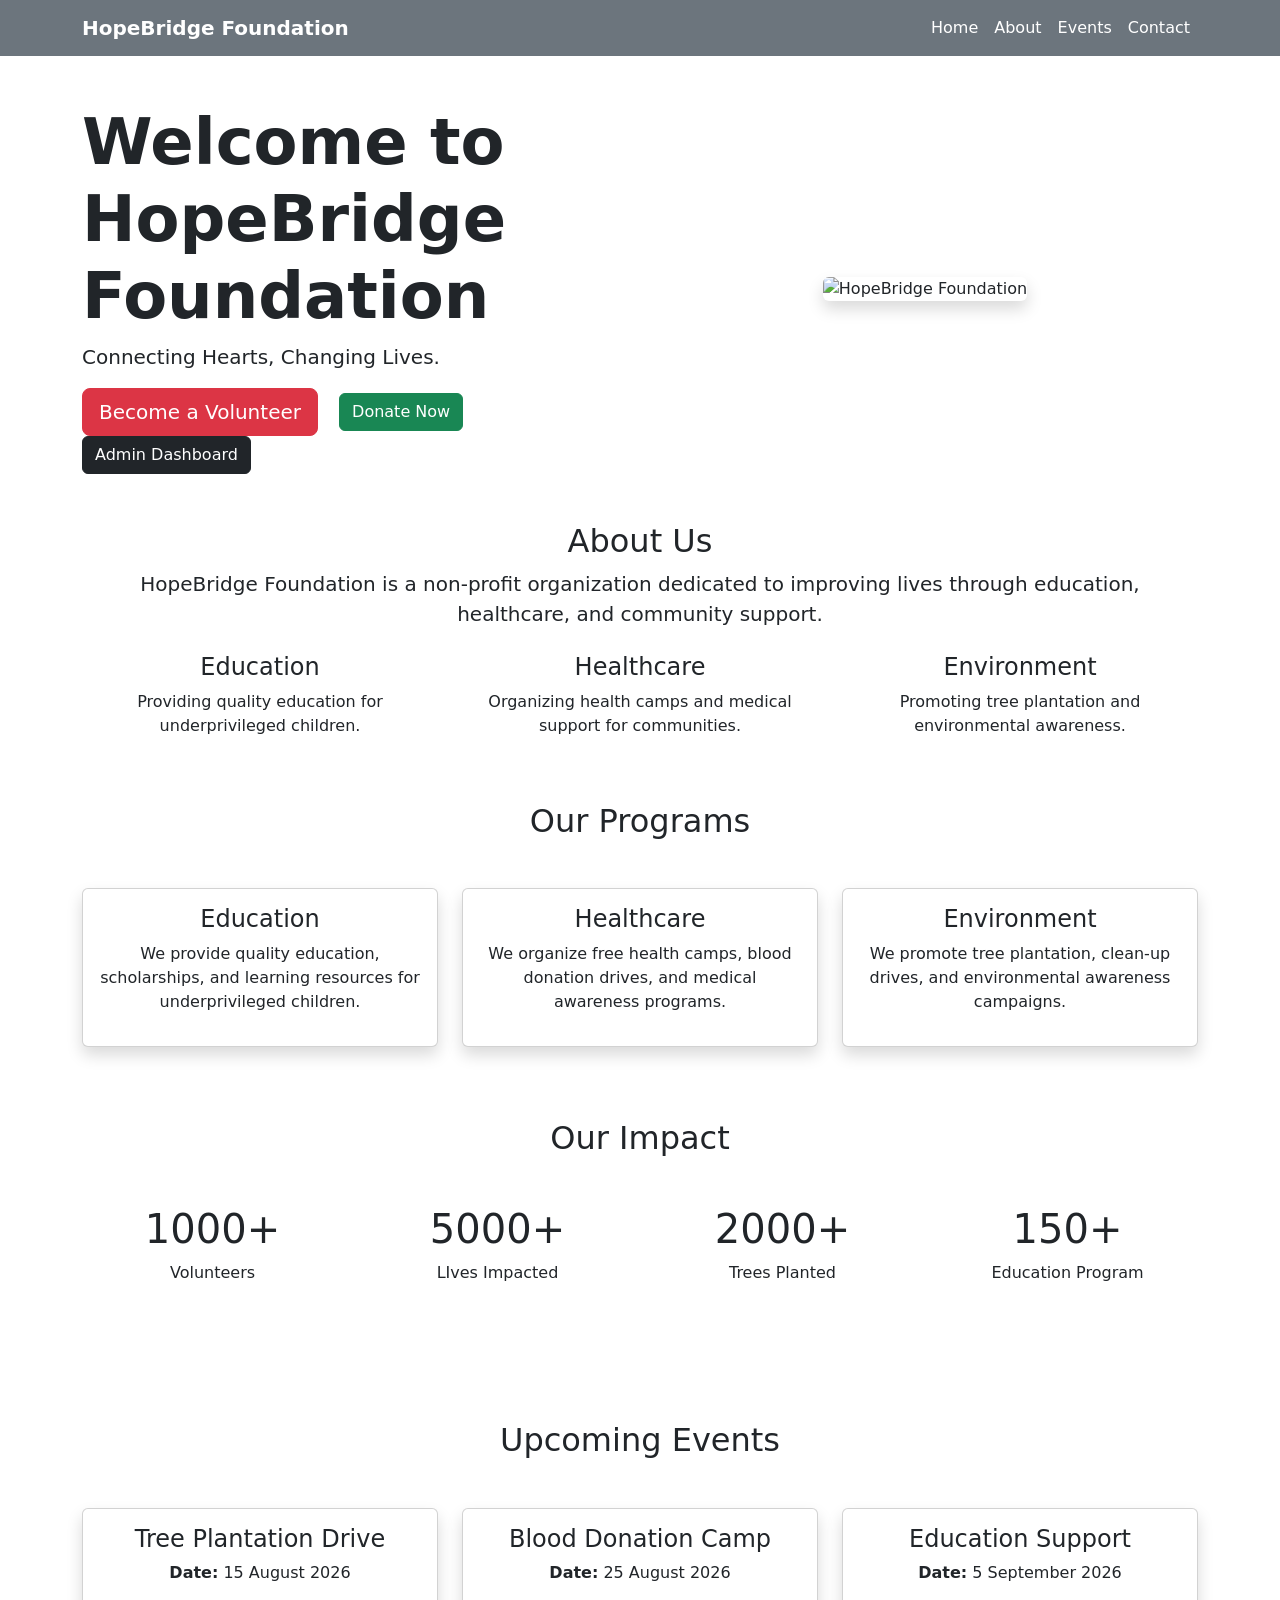
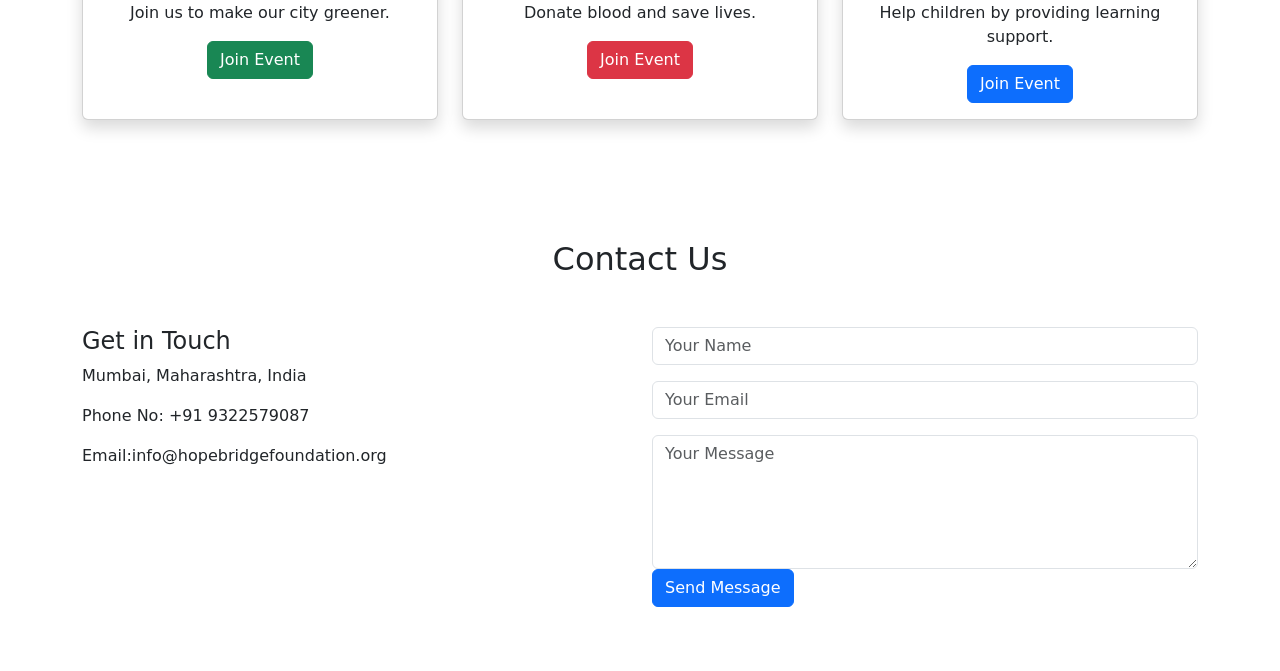
<file: src/main/resources/templates/index.html>
<!DOCTYPE html>
<html lang="en">

<head>
    <meta charset="UTF-8">
    <meta name="viewport" content="width=device-width, initial-scale=1.0">
    <title>HopeBridge Foundation</title>
    <!-- Bootstrap CSS -->
    <link href="https://cdn.jsdelivr.net/npm/bootstrap@5.3.0/dist/css/bootstrap.min.css" rel="stylesheet">
    <link rel="stylesheet" th:href="@{/css/style.css}">
</head>

<body>
    <!-- Navigation Bar -->
    <nav class="navbar navbar-expand-lg navbar-dark bg-secondary">
        <div class="container">

            <a class="navbar-brand fw-bold" th:href="@{/}">
                HopeBridge Foundation
            </a>

            <button class="navbar-toggler" type="button" data-bs-toggle="collapse" data-bs-target="#navbarNav">
                <span class="navbar-toggler-icon"></span>
            </button>

            <div class="collapse navbar-collapse" id="navbarNav">

                <div class="navbar-nav ms-auto">

                    <a class="nav-link text-white" th:href="@{/}">
                        Home
                    </a>

                    <a class="nav-link text-white" th:href="@{/about}">
                        About
                    </a>

                    <a class="nav-link text-white" th:href="@{/events}">
                        Events
                    </a>

                    <a class="nav-link text-white" th:href="@{/contact}">
                        Contact
                    </a>

                </div>

            </div>

        </div>
    </nav>
    <!-- Hero Section -->

    <!-- Hero Section -->
    <div class="container hero-section mt-5">
        <div class="row align-items-center">

            <!-- Left Side -->
            <div class="col-md-6">
                <h1 class="display-3 fw-bold">
                    Welcome to HopeBridge Foundation
                </h1>

                <p class="lead">
                    Connecting Hearts, Changing Lives.
                </p>

                <a th:href="@{/volunteer}" class="btn btn-danger btn-lg me-3">
                    Become a Volunteer
                </a>

                <a th:href="@{/donation}" class="btn btn-success">
                    Donate Now
                </a>

                <a href="/dashboard" class="btn btn-dark">
                    Admin Dashboard
                </a>
            </div>

            <!-- Right Side -->
            <div class="col-md-6 text-center">
                <img th:src="@{/images/hero.png}" class="img-fluid rounded shadow" alt="HopeBridge Foundation">
            </div>

        </div>
    </div>
    <!-- About Us Section -->
    <div class="container text-center mt-5">
        <h2> About Us</h2>
        <p class="lead">
            HopeBridge Foundation is a non-profit organization dedicated to improving lives through education,
            healthcare, and community support.
        </p>

        <div class="row mt-4">
            <div class="col-md-4">
                <h4>Education</h4>
                <p>Providing quality education for underprivileged children.</p>
            </div>

            <div class="col-md-4">
                <h4>Healthcare</h4>
                <p>Organizing health camps and medical support for communities.</p>
            </div>

            <div class="col-md-4">
                <h4>Environment</h4>
                <p>Promoting tree plantation and environmental awareness.</p>
            </div>
        </div>
    </div>


    <!-- Our Programs Section -->
    <div class="container mt-5">
        <h2 class="text-center mb-5">Our Programs</h2>

        <div class="row">

            <!-- Education Card -->
            <div class="col-md-4 mb-4">
                <div class="card shadow h-100">
                    <div class="card-body text-center">
                        <h4>Education</h4>
                        <p>
                            We provide quality education, scholarships, and learning resources for underprivileged
                            children.
                        </p>
                    </div>
                </div>
            </div>

            <!-- Healthcare Card -->
            <div class="col-md-4 mb-4">
                <div class="card shadow h-100">
                    <div class="card-body text-center">
                        <h4>Healthcare</h4>
                        <p>
                            We organize free health camps, blood donation drives, and medical awareness programs.
                        </p>
                    </div>
                </div>
            </div>

            <!-- Environment Card -->
            <div class="col-md-4 mb-4">
                <div class="card shadow h-100">
                    <div class="card-body text-center">
                        <h4> Environment</h4>
                        <p>
                            We promote tree plantation, clean-up drives, and environmental awareness campaigns.
                        </p>
                    </div>
                </div>
            </div>

        </div>
    </div>

    <!--OUr Impact Section-->

    <section class="impact-section py-5">
        <div class="container">
            <h2 class="text-center mb-5">Our Impact</h2>
            <div class="row text-center">

                <div class="col-md-3 col-6 mb-4">
                    <div class="impact-box">
                        <h1>1000+</h1>
                        <p>Volunteers</p>

                    </div>
                </div>

                <div class="col-md-3 col-6 mb-4">
                    <div class="impact-box">
                        <h1>5000+</h1>
                        <p>LIves Impacted</p>
                    </div>
                </div>

                <div class="col-md-3 col-6 mb-4">
                    <div class="impact-box">
                        <h1>2000+</h1>
                        <p>Trees Planted</p>
                    </div>
                </div>

                <div class="col-md-3 col-6 mb-4">
                    <div class="impact-box">
                        <h1>150+</h1>
                        <p>Education Program</p>
                    </div>
                </div>
            </div>
        </div>
    </section>

    <!-- Upcoming Events Section -->
    <section class="container py-5">

        <h2 class="text-center mb-5">Upcoming Events</h2>

        <div class="row">

            <div class="col-md-4 mb-4">
                <div class="card shadow h-100">
                    <div class="card-body text-center">
                        <h4> Tree Plantation Drive</h4>
                        <p><strong>Date:</strong> 15 August 2026</p>
                        <p>Join us to make our city greener.</p>
                        <a href="#" class="btn btn-success">Join Event</a>
                    </div>
                </div>
            </div>

            <div class="col-md-4 mb-4">
                <div class="card shadow h-100">
                    <div class="card-body text-center">
                        <h4> Blood Donation Camp</h4>
                        <p><strong>Date:</strong> 25 August 2026</p>
                        <p>Donate blood and save lives.</p>
                        <a href="#" class="btn btn-danger">Join Event</a>
                    </div>
                </div>
            </div>

            <div class="col-md-4 mb-4">
                <div class="card shadow h-100">
                    <div class="card-body text-center">
                        <h4> Education Support</h4>
                        <p><strong>Date:</strong> 5 September 2026</p>
                        <p>Help children by providing learning support.</p>
                        <a href="#" class="btn btn-primary">Join Event</a>
                    </div>
                </div>
            </div>

        </div>

    </section>

    <!-- Contact Section-->
    <section class="container py-5">
        <h2 class="text-center mb-5">Contact Us</h2>

        <div class="row">
            <div class="col-md-6">
                <h4>Get in Touch</h4>
                <p>Mumbai, Maharashtra, India</p>
                <p>Phone No: +91 9322579087</p>
                <p>Email:info@hopebridgefoundation.org</p>
            </div>

            <div class="col-md-6">
                <form>
                    <div class="mb-3">
                        <input type="text" class="form-control" placeholder="Your Name">
                    </div>
                    <div class="mb-3">
                        <input type="email" class="form-control" placeholder="Your Email">
                    </div>

                    <div class="mb-3">
                        <textarea class="form-control" rows="5" placeholder="Your Message"></textarea>

                        <button class="btn btn-primary">
                            Send Message
                        </button>
                    </div>
                </form>
            </div>
        </div>


    </section>
    <!-- Bootstrap Js -->
    <script src="https://cdn.jsdelivr.net/npm/bootstrap@5.3.0/dist/js/bootstrap.bundle.min.js"></script>
    <script th:src="@{/js/script.js}"></script>

    <div th:replace="footer :: footer"></div>
</body>

</html>
</file>
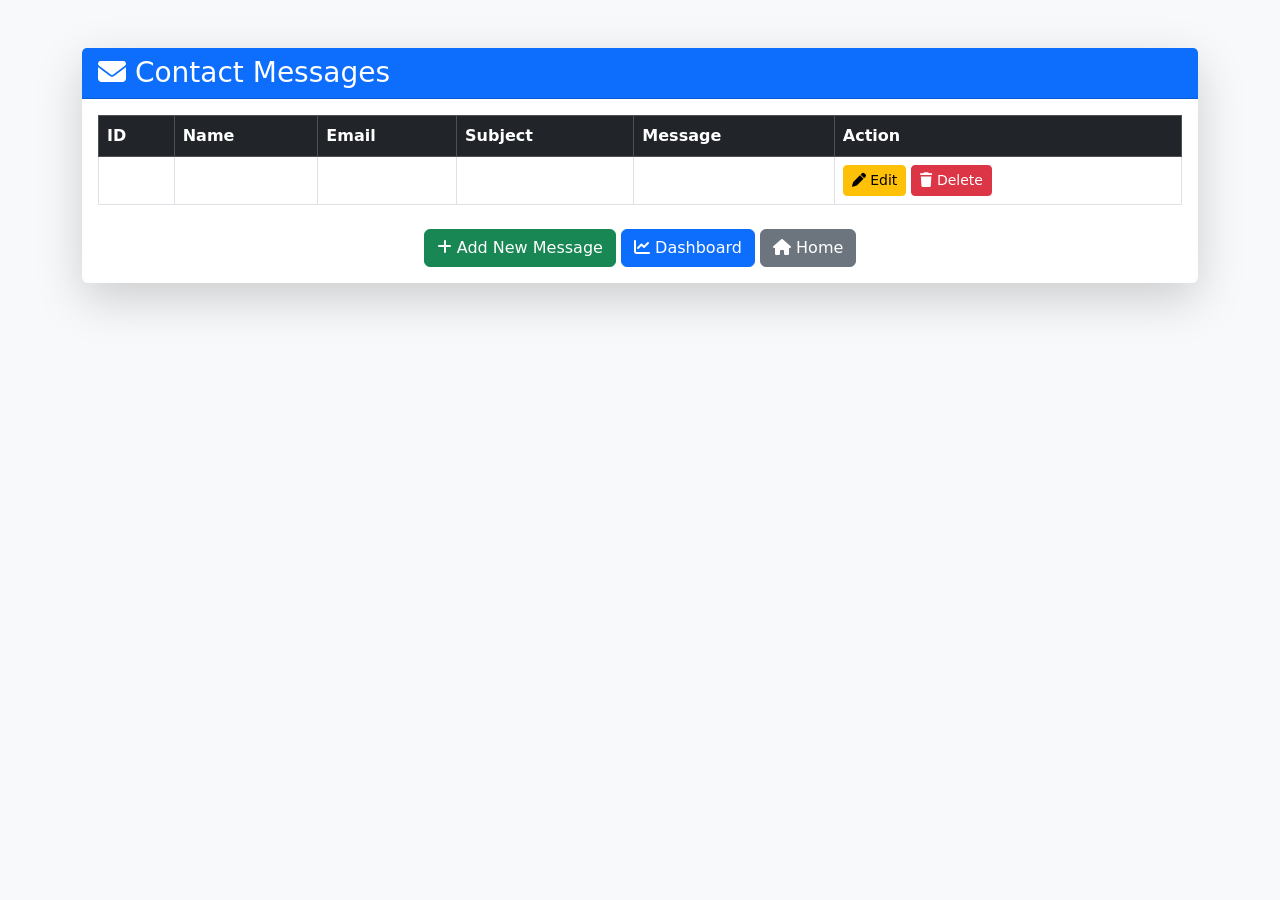
<file: src/main/resources/templates/contact-list.html>
<!DOCTYPE html>
<html xmlns:th="http://www.thymeleaf.org">

<head>
    <title>Contact Messages</title>

    <meta charset="UTF-8">

    <meta name="viewport" content="width=device-width, initial-scale=1">

    <link href="https://cdn.jsdelivr.net/npm/bootstrap@5.3.0/dist/css/bootstrap.min.css" rel="stylesheet">

    <link rel="stylesheet"
          href="https://cdnjs.cloudflare.com/ajax/libs/font-awesome/6.5.1/css/all.min.css">

</head>

<body class="bg-light d-flex flex-column min-vh-100">

<div class="container mt-5 flex-grow-1">

    <div class="card shadow-lg border-0">

        <div class="card-header bg-primary text-white">

            <h3 class="mb-0">
                <i class="fa-solid fa-envelope"></i>
                Contact Messages
            </h3>

        </div>

        <div class="card-body">

            <table class="table table-bordered table-hover">

                <thead class="table-dark">

                    <tr>
                        <th>ID</th>
                        <th>Name</th>
                        <th>Email</th>
                        <th>Subject</th>
                        <th>Message</th>
                        <th>Action</th>
                    </tr>

                </thead>

                <tbody>

                    <tr th:each="c : ${contacts}">

                        <td th:text="${c.id}"></td>

                        <td th:text="${c.name}"></td>

                        <td th:text="${c.email}"></td>

                        <td th:text="${c.subject}"></td>

                        <td th:text="${c.message}"></td>

                        <td>

                            <a th:href="@{/editContact/{id}(id=${c.id})}"
                               class="btn btn-warning btn-sm">
                                <i class="fa-solid fa-pen"></i>
                                Edit
                            </a>

                            <a th:href="@{/deleteContact/{id}(id=${c.id})}"
                               class="btn btn-danger btn-sm"
                               onclick="return confirm('Delete this message?')">
                                <i class="fa-solid fa-trash"></i>
                                Delete
                            </a>

                        </td>

                    </tr>

                </tbody>

            </table>

            <div class="text-center mt-4">

                <a href="/contact" class="btn btn-success">
                    <i class="fa-solid fa-plus"></i>
                    Add New Message
                </a>

                <a href="/dashboard" class="btn btn-primary">
                    <i class="fa-solid fa-chart-line"></i>
                    Dashboard
                </a>

                <a href="/" class="btn btn-secondary">
                    <i class="fa-solid fa-house"></i>
                    Home
                </a>

            </div>

        </div>

    </div>

</div>
 <div th:replace="footer :: footer"></div>
</body>

</html>
</file>
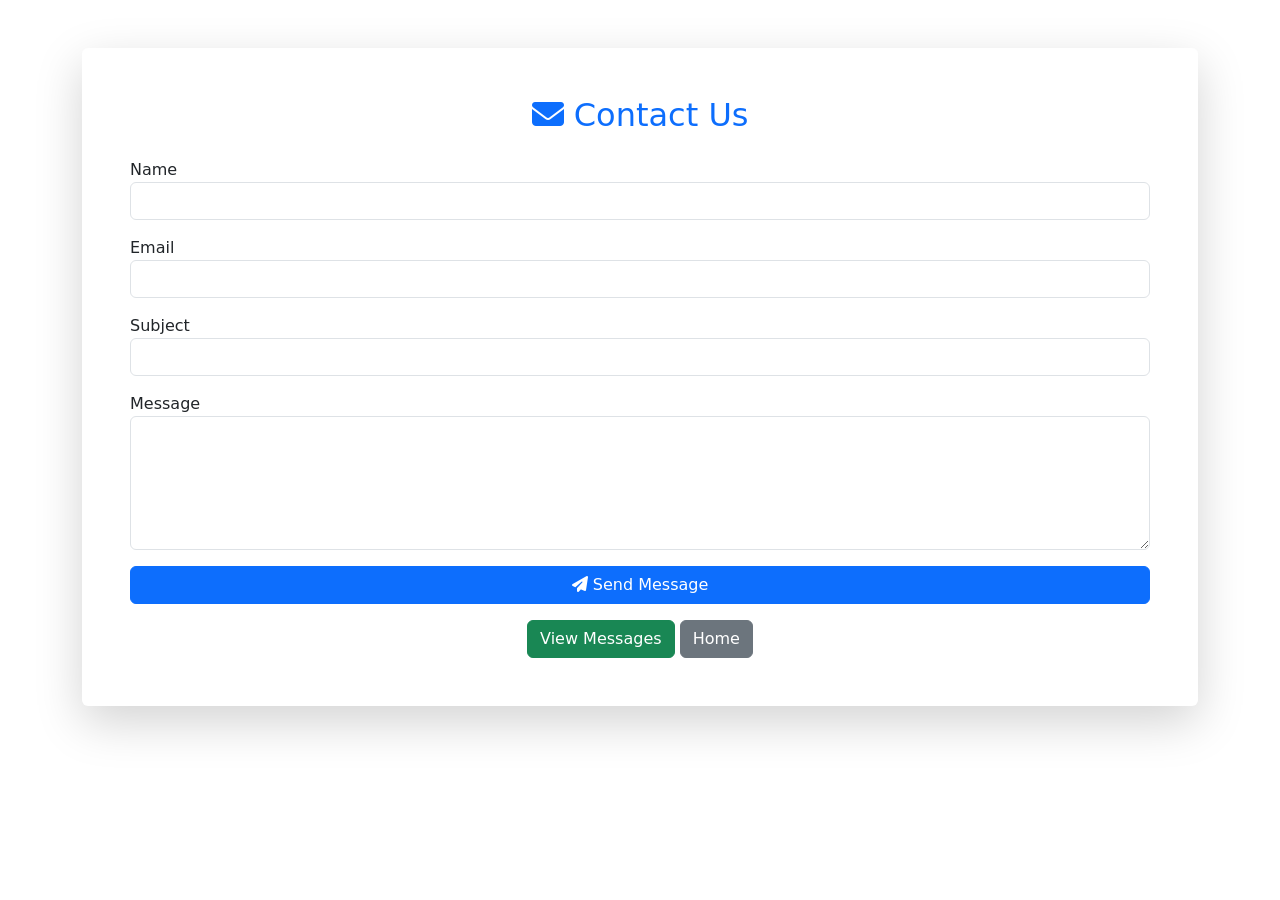
<file: src/main/resources/templates/contact.html>
<!DOCTYPE html>
<html xmlns:th="http://www.thymeleaf.org">

<head>
    <title>Contact Us</title>

    <meta charset="UTF-8">

    <meta name="viewport" content="width=device-width, initial-scale=1">

    <link href="https://cdn.jsdelivr.net/npm/bootstrap@5.3.0/dist/css/bootstrap.min.css" rel="stylesheet">

    <link rel="stylesheet" href="https://cdnjs.cloudflare.com/ajax/libs/font-awesome/6.5.1/css/all.min.css">

    <link rel="stylesheet" th:href="@{/css/contact.css}">
</head>

<body>

    <div class="container mt-5">

        <div class="card shadow-lg border-0">

            <div class="card-body p-5">

                <h2 class="text-center text-primary mb-4">
                    <i class="fa-solid fa-envelope"></i>
                    Contact Us
                </h2>

                <form th:action="@{/saveContact}" th:object="${contact}" method="post">

                    <input type="hidden" th:field="*{id}">

                    <div class="mb-3">
                        <label>Name</label>
                        <input type="text" class="form-control" th:field="*{name}" required minlength="3"
                            maxlength="50">

                        <div class="text-danger" th:if="${#fields.hasErrors('name')}" th:errors="*{name}">
                        </div>
                    </div>

                    <div class="mb-3">
                        <label>Email</label>
                        <input type="email" class="form-control" th:field="*{email}" required>

                        <div class="text-danger" th:if="${#fields.hasErrors('email')}" th:errors="*{email}">
                        </div>
                    </div>

                    <div class="mb-3">
                        <label>Subject</label>
                        <input type="text" class="form-control" th:field="*{subject}" required minlength="3"
                            maxlength="100">

                        <div class="text-danger" th:if="${#fields.hasErrors('subject')}" th:errors="*{subject}">
                        </div>
                    </div>

                    <div class="mb-3">
                        <label>Message</label>
                        <textarea class="form-control" rows="5" th:field="*{message}" required
                            minlength="10"></textarea>

                        <div class="text-danger" th:if="${#fields.hasErrors('message')}" th:errors="*{message}">
                        </div>
                    </div>

                    <button class="btn btn-primary w-100" type="submit">
                        <i class="fa-solid fa-paper-plane"></i>
                        Send Message
                    </button>

                </form>

                <div class="text-center mt-3">

                    <a href="/contacts" class="btn btn-success">
                        View Messages
                    </a>

                    <a href="/" class="btn btn-secondary">
                        Home
                    </a>

                </div>

            </div>

        </div>

    </div>

    <div th:replace="footer :: footer"></div>
</body>

</html>
</file>
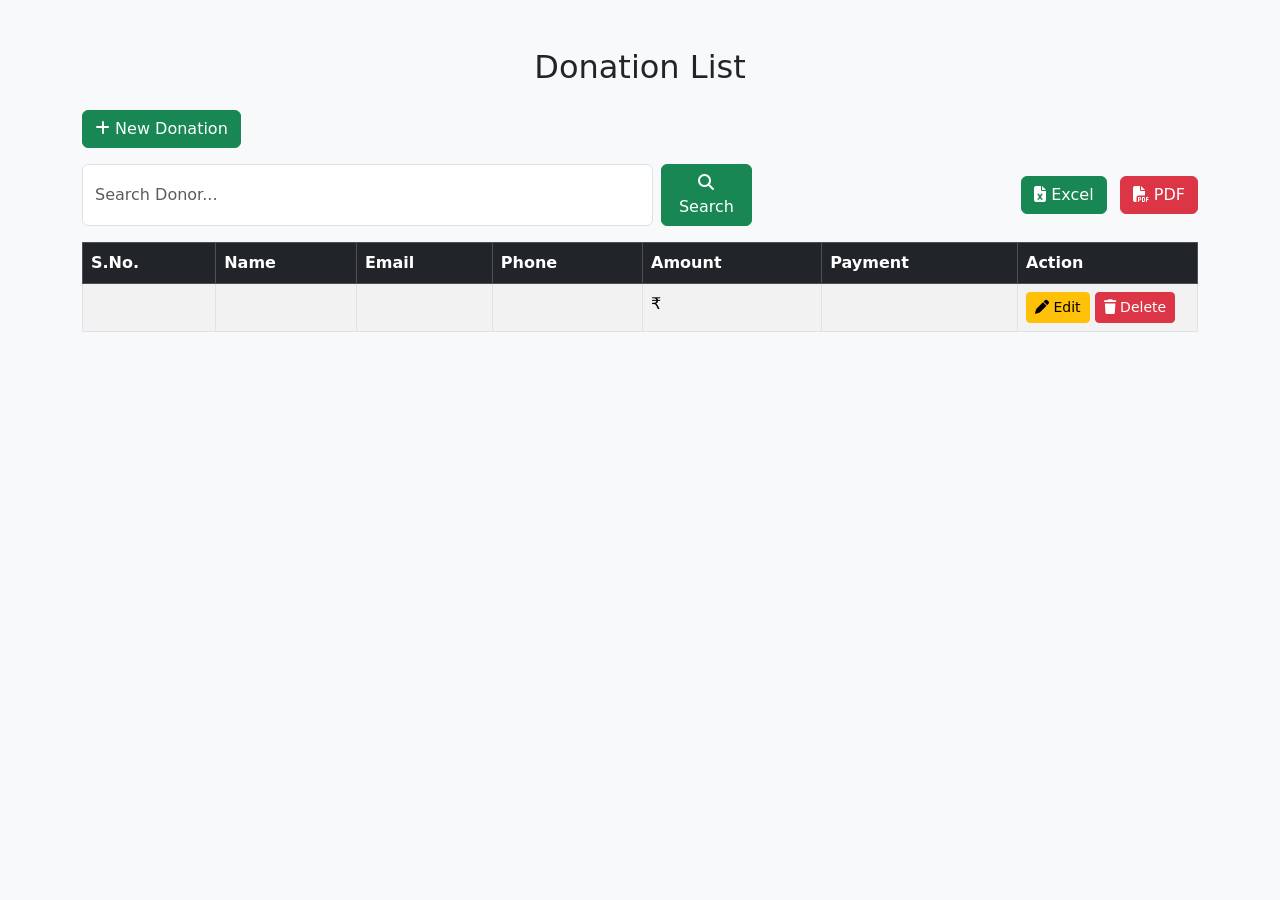
<file: src/main/resources/templates/donation-list.html>
<!DOCTYPE html>
<html lang="en" xmlns:th="http://www.thymeleaf.org">

<head>

    <meta charset="UTF-8">
    <title>Donation List</title>

    <link href="https://cdn.jsdelivr.net/npm/bootstrap@5.3.0/dist/css/bootstrap.min.css" rel="stylesheet">

    <link rel="stylesheet"
        href="https://cdnjs.cloudflare.com/ajax/libs/font-awesome/6.5.1/css/all.min.css">

</head>

<body class="bg-light d-flex flex-column min-vh-100">

<div class="container mt-5 flex-grow-1">

    <h2 class="text-center mb-4">Donation List</h2>

    <div class="mb-3">
        <a th:href="@{/donation}" class="btn btn-success">
            <i class="fa-solid fa-plus"></i>
            New Donation
        </a>
    </div>

    <!-- Search + Download -->

    <div class="d-flex justify-content-between align-items-center mb-3">

        <form th:action="@{/donations}" method="get"
              class="d-flex" style="width:60%;">

            <input type="text"
                   name="keyword"
                   class="form-control"
                   placeholder="Search Donor..."
                   th:value="${keyword}">

            <button class="btn btn-success ms-2" type="submit">
                <i class="fa-solid fa-magnifying-glass"></i>
                Search
            </button>

        </form>

        <div>

            <a th:href="@{/donations/excel}"
               class="btn btn-success me-2">

                <i class="fa-solid fa-file-excel"></i>
                Excel

            </a>

            <a th:href="@{/donations/pdf}"
               class="btn btn-danger">

                <i class="fa-solid fa-file-pdf"></i>
                PDF

            </a>

        </div>

    </div>

    <table class="table table-bordered table-hover table-striped">

        <thead class="table-dark">

            <tr>

                <th>S.No.</th>
                <th>Name</th>
                <th>Email</th>
                <th>Phone</th>
                <th>Amount</th>
                <th>Payment</th>
                <th width="180">Action</th>

            </tr>

        </thead>

        <tbody>

            <tr th:each="d, stat : ${donations}">

                <td th:text="${stat.count}"></td>

                <td th:text="${d.donorName}"></td>
                <td th:text="${d.email}"></td>
                <td th:text="${d.phone}"></td>
                <td>₹ <span th:text="${d.amount}"></span></td>
                <td th:text="${d.paymentMethod}"></td>

                <td>

                    <a th:href="@{/editDonation/{id}(id=${d.id})}"
                       class="btn btn-warning btn-sm">

                        <i class="fa-solid fa-pen"></i>
                        Edit

                    </a>

                    <a th:href="@{/deleteDonation/{id}(id=${d.id})}"
                       class="btn btn-danger btn-sm"
                       onclick="return confirm('Delete this donation?')">

                        <i class="fa-solid fa-trash"></i>
                        Delete

                    </a>

                </td>

            </tr>

        </tbody>

    </table>

</div>
<div th:replace="footer :: footer"></div>
</body>

</html>
</file>
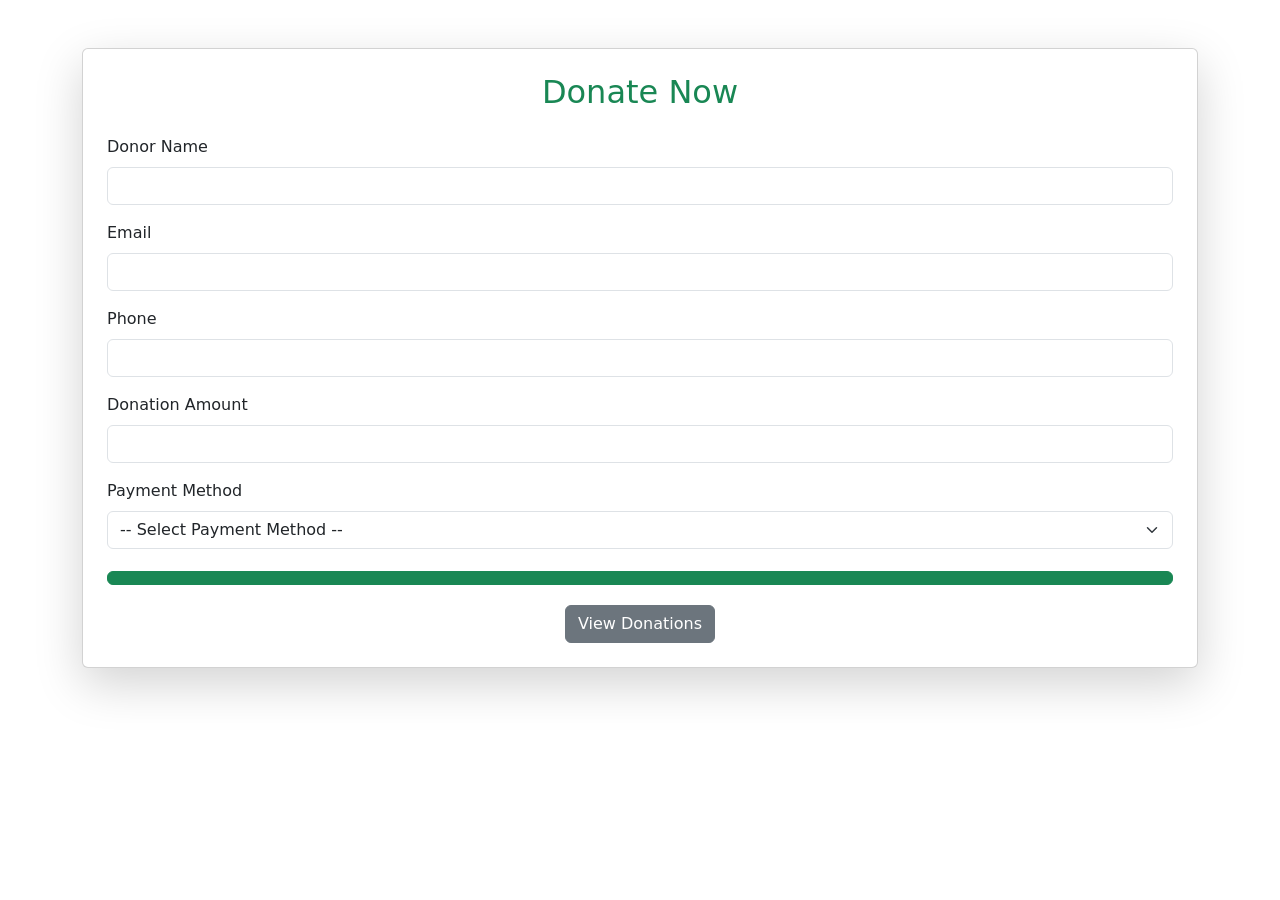
<file: src/main/resources/templates/donation.html>
<!DOCTYPE html>
<html lang="en" xmlns:th="http://www.thymeleaf.org">

<head>
    <meta charset="UTF-8">
    <meta name="viewport" content="width=device-width, initial-scale=1.0">
    <title>Donation Form</title>

    <link href="https://cdn.jsdelivr.net/npm/bootstrap@5.3.0/dist/css/bootstrap.min.css" rel="stylesheet">
    <link rel="stylesheet" th:href="@{/css/volunteer.css}">
</head>

<body>

    <div class="container mt-5">

        <div class="card shadow-lg p-4">

            <h2 class="text-center text-success mb-4"
                th:text="${donation.id == null} ? 'Donate Now' : 'Update Donation'">
                Donate Now
            </h2>

            <form th:action="@{/saveDonation}" th:object="${donation}" method="post">

                <input type="hidden" th:field="*{id}">

                <div class="mb-3">
                    <label class="form-label">Donor Name</label>
                    <input type="text" class="form-control" th:field="*{donorName}" required minlength="3"
                        maxlength="50">

                    <div class="text-danger" th:if="${#fields.hasErrors('donorName')}" th:errors="*{donorName}">
                    </div>
                </div>

                <div class="mb-3">
                    <label class="form-label">Email</label>
                    <input type="email" class="form-control" th:field="*{email}" required>

                    <div class="text-danger" th:if="${#fields.hasErrors('email')}" th:errors="*{email}">
                    </div>
                </div>

                <div class="mb-3">
                    <label class="form-label">Phone</label>
                    <input type="text" class="form-control" th:field="*{phone}" required pattern="[0-9]{10}"
                        maxlength="10">

                    <div class="text-danger" th:if="${#fields.hasErrors('phone')}" th:errors="*{phone}">
                    </div>
                </div>

                <div class="mb-3">
                    <label class="form-label">Donation Amount</label>
                    <input type="number" class="form-control" th:field="*{amount}" required min="1">

                    <div class="text-danger" th:if="${#fields.hasErrors('amount')}" th:errors="*{amount}">
                    </div>
                </div>

                <div class="mb-3">
                    <label class="form-label">Payment Method</label>
                    <select class="form-select" th:field="*{paymentMethod}" required>

                        <option value="">-- Select Payment Method --</option>
                        <option value="UPI">UPI</option>
                        <option value="Card">Card</option>
                        <option value="Net Banking">Net Banking</option>
                        <option value="Cash">Cash</option>

                    </select>

                    <div class="text-danger" th:if="${#fields.hasErrors('paymentMethod')}" th:errors="*{paymentMethod}">
                    </div>
                </div>

                <button type="submit" class="btn btn-success w-100"
                    th:text="${donation.id == null} ? 'Donate Now' : 'Update Donation'">
                </button>

            </form>

            <div class="text-center mt-3">
                <a th:href="@{/donations}" class="btn btn-secondary">
                    View Donations
                </a>
            </div>

        </div>

    </div>
    
    <div th:replace="footer :: footer"></div>
</body>

</html>
</file>
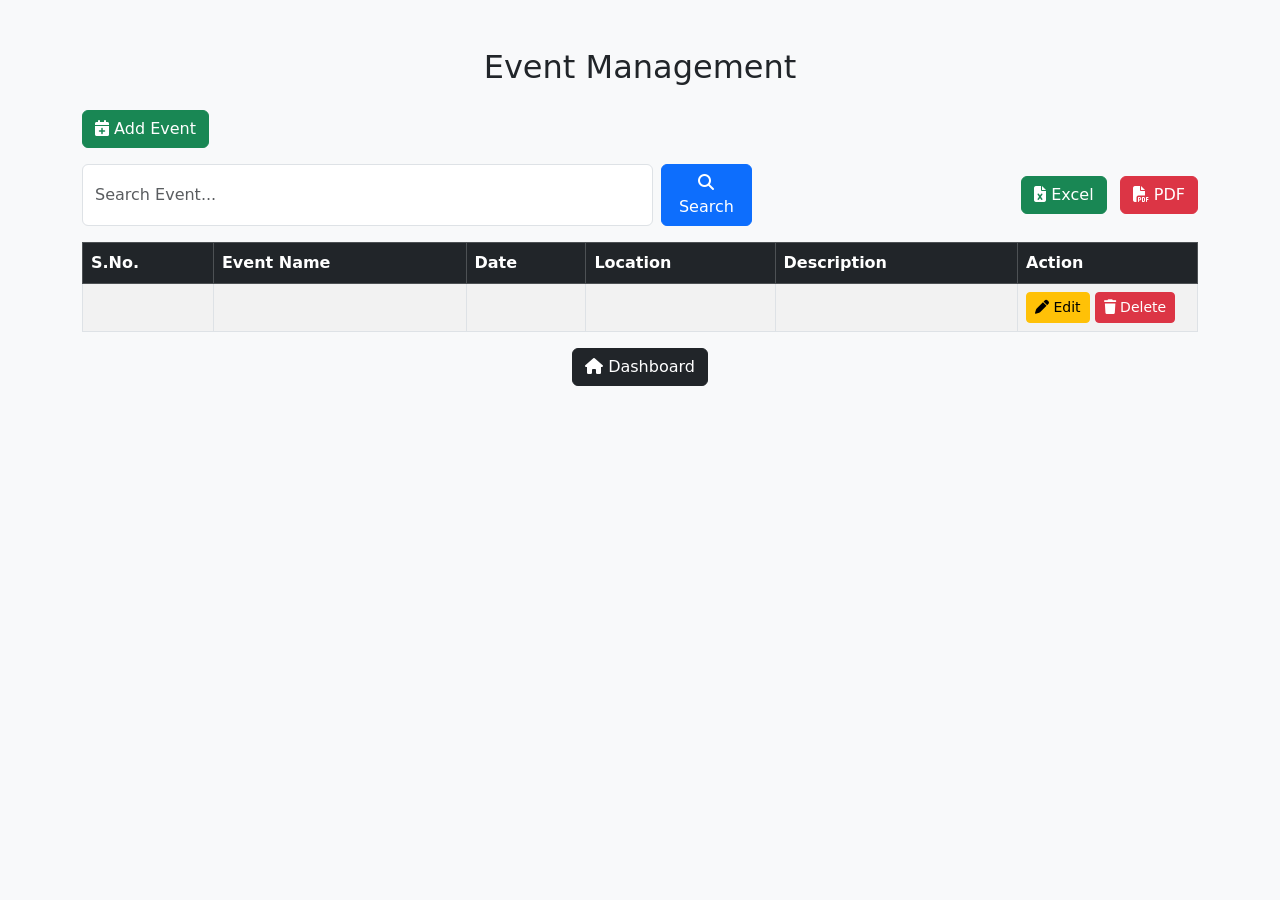
<file: src/main/resources/templates/event-list.html>
<!DOCTYPE html>
<html xmlns:th="http://www.thymeleaf.org">

<head>

    <title>Event List</title>

    <link href="https://cdn.jsdelivr.net/npm/bootstrap@5.3.0/dist/css/bootstrap.min.css" rel="stylesheet">

    <link rel="stylesheet"
        href="https://cdnjs.cloudflare.com/ajax/libs/font-awesome/6.5.1/css/all.min.css">

</head>

<body class="bg-light d-flex flex-column min-vh-100">

<div class="container mt-5 flex-grow-1">

    <h2 class="text-center mb-4">
        Event Management
    </h2>

    <div class="mb-3">
        <a th:href="@{/event}" class="btn btn-success">
            <i class="fa-solid fa-calendar-plus"></i>
            Add Event
        </a>
    </div>

    <!-- Search + Download -->

    <div class="d-flex justify-content-between align-items-center mb-3">

        <form th:action="@{/events}" method="get"
              class="d-flex" style="width:60%;">

            <input type="text"
                   name="keyword"
                   class="form-control"
                   placeholder="Search Event..."
                   th:value="${keyword}">

            <button class="btn btn-primary ms-2" type="submit">
                <i class="fa-solid fa-magnifying-glass"></i>
                Search
            </button>

        </form>

        <div>

            <a th:href="@{/events/excel}" class="btn btn-success me-2">
                <i class="fa-solid fa-file-excel"></i>
                Excel
            </a>

            <a th:href="@{/events/pdf}" class="btn btn-danger">
                <i class="fa-solid fa-file-pdf"></i>
                PDF
            </a>

        </div>

    </div>

    <table class="table table-bordered table-hover table-striped">

        <thead class="table-dark">
            <tr>
                <th>S.No.</th>
                <th>Event Name</th>
                <th>Date</th>
                <th>Location</th>
                <th>Description</th>
                <th width="180">Action</th>
            </tr>
        </thead>

        <tbody>

            <tr th:each="e, stat : ${events}">

                <td th:text="${stat.count}"></td>

                <td th:text="${e.eventName}"></td>
                <td th:text="${e.eventDate}"></td>
                <td th:text="${e.location}"></td>
                <td th:text="${e.description}"></td>

                <td>

                    <a th:href="@{/editEvent/{id}(id=${e.id})}"
                       class="btn btn-warning btn-sm">
                        <i class="fa-solid fa-pen"></i>
                        Edit
                    </a>

                    <a th:href="@{/deleteEvent/{id}(id=${e.id})}"
                       class="btn btn-danger btn-sm"
                       onclick="return confirm('Delete this event?')">
                        <i class="fa-solid fa-trash"></i>
                        Delete
                    </a>

                </td>

            </tr>

        </tbody>

    </table>

    <div class="text-center mt-3 mb-3">

        <a th:href="@{/dashboard}" class="btn btn-dark">
            <i class="fa-solid fa-house"></i>
            Dashboard
        </a>

    </div>

</div>

<div th:replace="footer :: footer"></div>

</body>

</html>
</file>
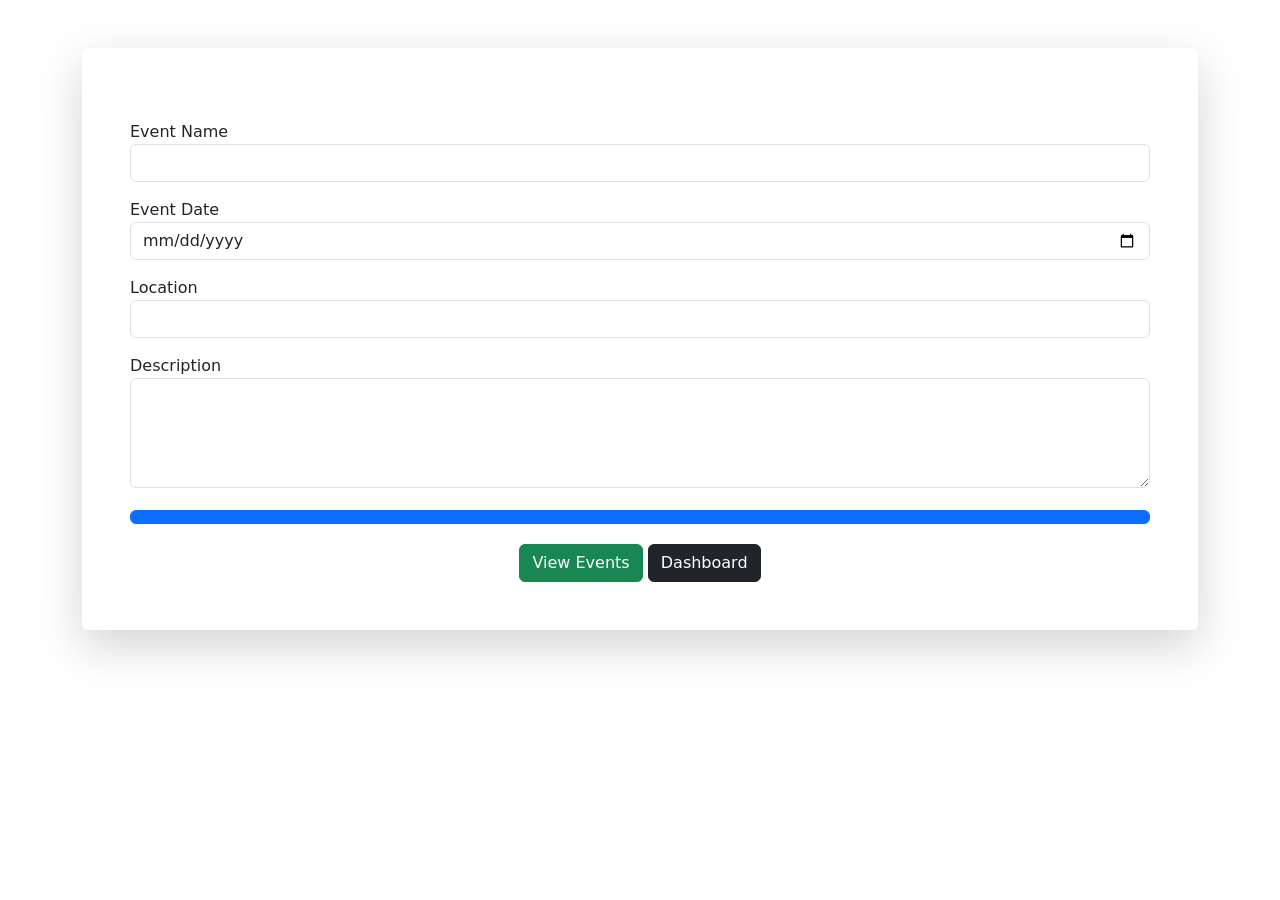
<file: src/main/resources/templates/event.html>
<!DOCTYPE html>
<html xmlns:th="http://www.thymeleaf.org">

<head>

    <title>Event Form</title>

    <meta charset="UTF-8">

    <meta name="viewport" content="width=device-width, initial-scale=1">

    <link href="https://cdn.jsdelivr.net/npm/bootstrap@5.3.0/dist/css/bootstrap.min.css" rel="stylesheet">

    <link rel="stylesheet" href="https://cdnjs.cloudflare.com/ajax/libs/font-awesome/6.5.1/css/all.min.css">

    <link rel="stylesheet" th:href="@{/css/event.css}">

</head>

<body>

    <div class="container mt-5">

        <div class="card shadow-lg border-0">

            <div class="card-body p-5">

                <h2 class="text-center text-primary mb-4" th:text="${event.id == null} ? 'Add Event' : 'Update Event'">
                </h2>

                <form th:action="@{/saveEvent}" th:object="${event}" method="post">

                    <input type="hidden" th:field="*{id}">

                    <div class="mb-3">
                        <label>Event Name</label>
                        <input type="text" class="form-control" th:field="*{eventName}" required minlength="3"
                            maxlength="100">

                        <div class="text-danger" th:if="${#fields.hasErrors('eventName')}" th:errors="*{eventName}">
                        </div>
                    </div>

                    <div class="mb-3">
                        <label>Event Date</label>
                        <input type="date" class="form-control" th:field="*{eventDate}" required>

                        <div class="text-danger" th:if="${#fields.hasErrors('eventDate')}" th:errors="*{eventDate}">
                        </div>
                    </div>

                    <div class="mb-3">
                        <label>Location</label>
                        <input type="text" class="form-control" th:field="*{location}" required minlength="3"
                            maxlength="100">

                        <div class="text-danger" th:if="${#fields.hasErrors('location')}" th:errors="*{location}">
                        </div>
                    </div>

                    <div class="mb-3">
                        <label>Description</label>
                        <textarea class="form-control" rows="4" th:field="*{description}" required
                            minlength="10"></textarea>

                        <div class="text-danger" th:if="${#fields.hasErrors('description')}" th:errors="*{description}">
                        </div>
                    </div>

                    <button class="btn btn-primary w-100" type="submit"
                        th:text="${event.id == null} ? 'Save Event' : 'Update Event'">
                    </button>

                </form>

                <div class="text-center mt-3">

                    <a href="/events" class="btn btn-success">
                        View Events
                    </a>

                    <a href="/dashboard" class="btn btn-dark">
                        Dashboard
                    </a>

                </div>

            </div>

        </div>

    </div>
    <div th:replace="footer :: footer"></div>
</body>

</html>
</file>
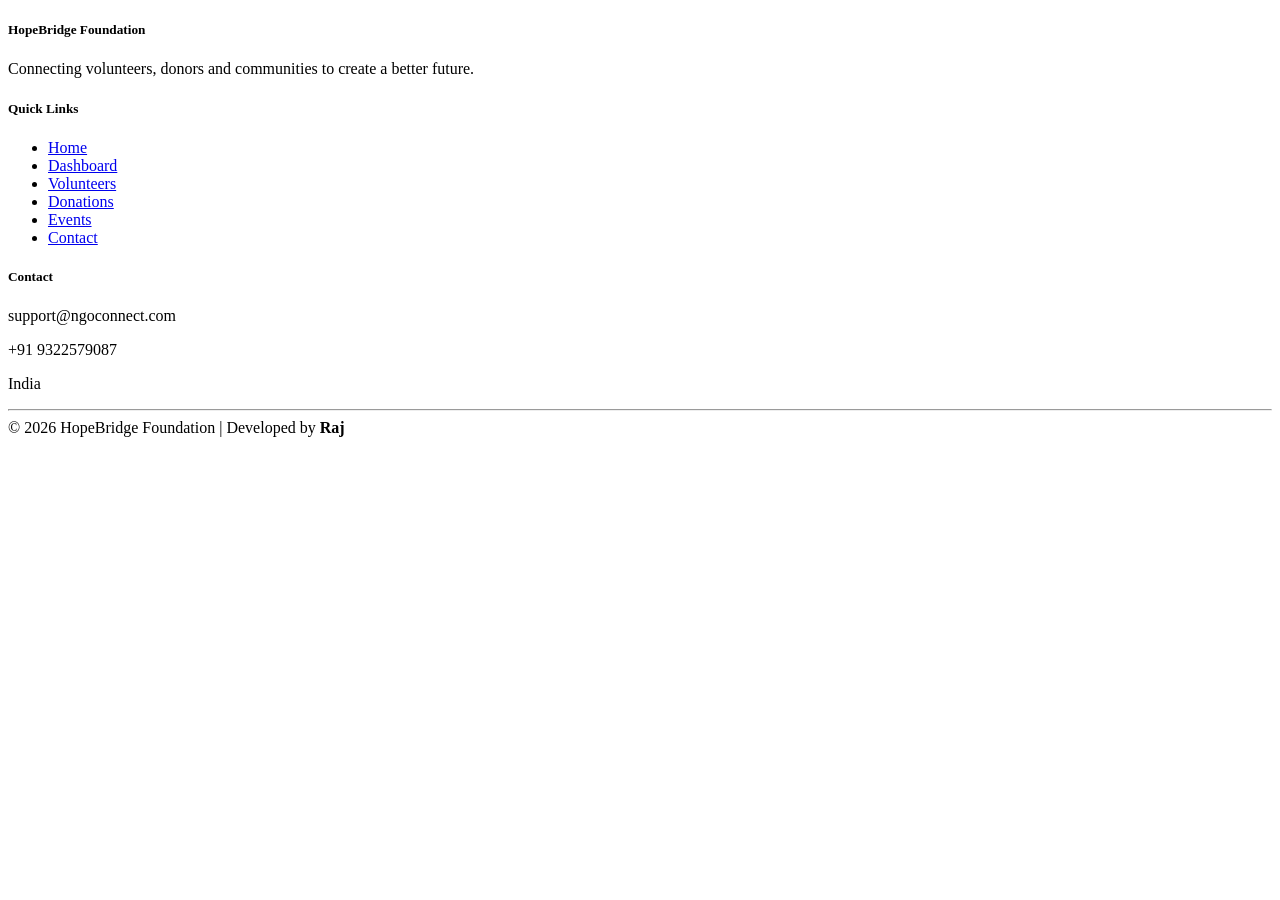
<file: src/main/resources/templates/footer.html>
<!DOCTYPE html>
<html xmlns:th="http://www.thymeleaf.org">

<body>

<footer th:fragment="footer" class="bg-dark text-white mt-5 py-4">

    <div class="container">

        <div class="row">

            <div class="col-md-4">
                <h5>HopeBridge Foundation</h5>
                <p>
                    Connecting volunteers, donors and communities
                    to create a better future.
                </p>
            </div>

            <div class="col-md-4">
                <h5>Quick Links</h5>

                <ul class="list-unstyled">
                    <li><a href="/" class="text-white text-decoration-none">Home</a></li>
                    <li><a href="/dashboard" class="text-white text-decoration-none">Dashboard</a></li>
                    <li><a href="/volunteers" class="text-white text-decoration-none">Volunteers</a></li>
                    <li><a href="/donations" class="text-white text-decoration-none">Donations</a></li>
                    <li><a href="/events" class="text-white text-decoration-none">Events</a></li>
                    <li><a href="/contacts" class="text-white text-decoration-none">Contact</a></li>
                </ul>
            </div>

            <div class="col-md-4">
                <h5>Contact</h5>

                <p>
                    <i class="fa-solid fa-envelope"></i>
                    support@ngoconnect.com
                </p>

                <p>
                    <i class="fa-solid fa-phone"></i>
                    +91 9322579087
                </p>

                <p>
                    <i class="fa-solid fa-location-dot"></i>
                    India
                </p>
            </div>

        </div>

        <hr class="border-light">

        <div class="text-center">
            © 2026 HopeBridge Foundation | Developed by <strong>Raj</strong>
        </div>

    </div>

</footer>

</body>
</html>
</file>
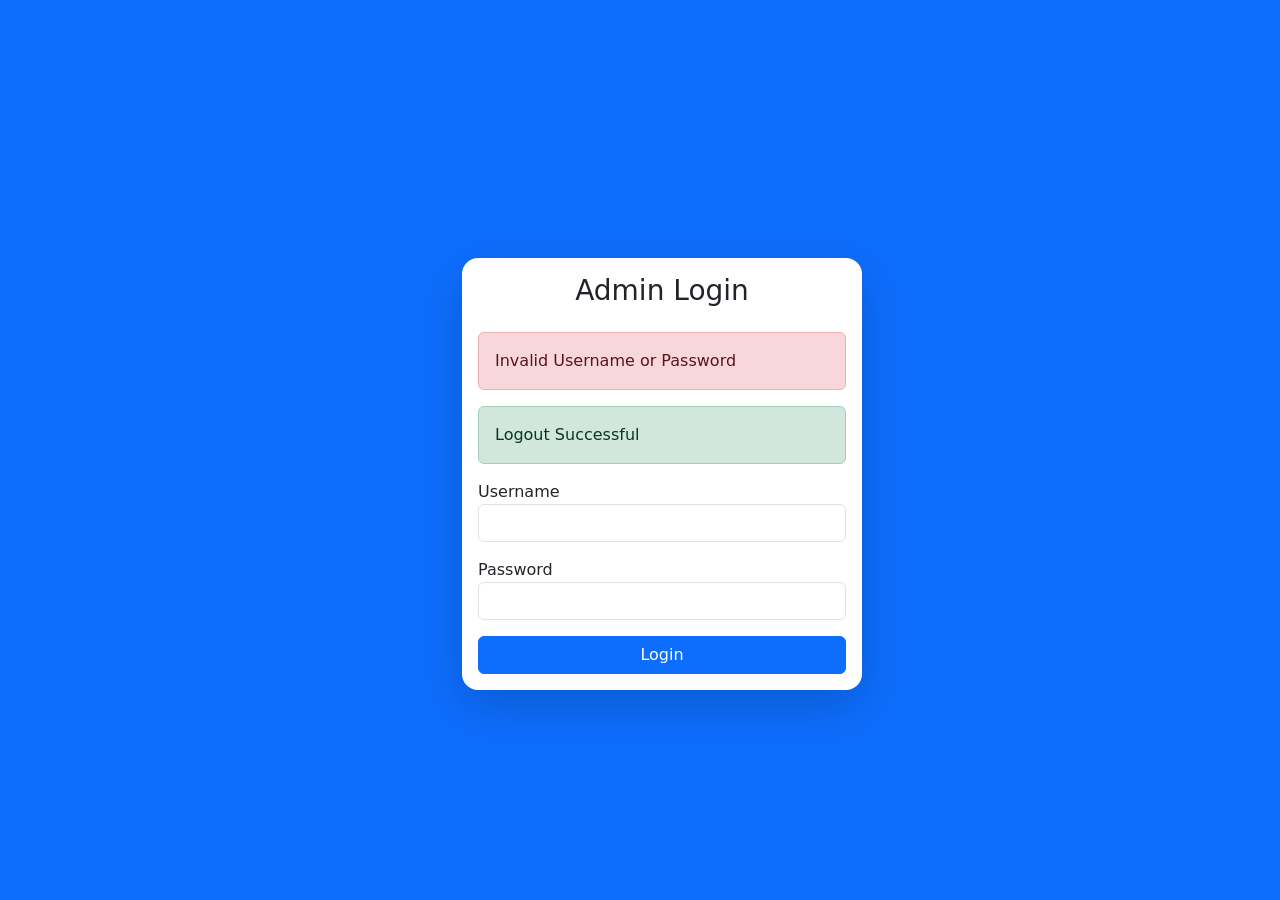
<file: src/main/resources/templates/login.html>
<!DOCTYPE html>
<html xmlns:th="http://www.thymeleaf.org">

<head>

    <title>Admin Login</title>

    <meta charset="UTF-8">

    <link href="https://cdn.jsdelivr.net/npm/bootstrap@5.3.0/dist/css/bootstrap.min.css" rel="stylesheet">

</head>

<body class="bg-primary d-flex justify-content-center align-items-center vh-100">
    <div class="container mt-5">

        <div class="row justify-content-center">

            <div class="col-md-4">

                <div class="card shadow-lg border-0 rounded-4" style="width:400px;">

                    <div class="card-body">

                        <h3 class="text-center mb-4">
                            <i class="fa-solid fa-user-shield"></i>
                            Admin Login
                        </h3>

                        <div th:if="${param.error}" class="alert alert-danger">
                            Invalid Username or Password
                        </div>

                        <div th:if="${param.logout}" class="alert alert-success">
                            Logout Successful
                        </div>

                        <form method="post" th:action="@{/login}">

                            <div class="mb-3">

                                <label>Username</label>

                                <input type="text" name="username" class="form-control">

                            </div>

                            <div class="mb-3">

                                <label>Password</label>

                                <input type="password" name="password" class="form-control">

                            </div>

                            <button type="submit" class="btn btn-primary w-100">
                                <i class="fa-solid fa-right-to-bracket"></i>
                                Login
                            </button>

                        </form>

                    </div>

                </div>

            </div>

        </div>

    </div>
</body>

</html>
</file>
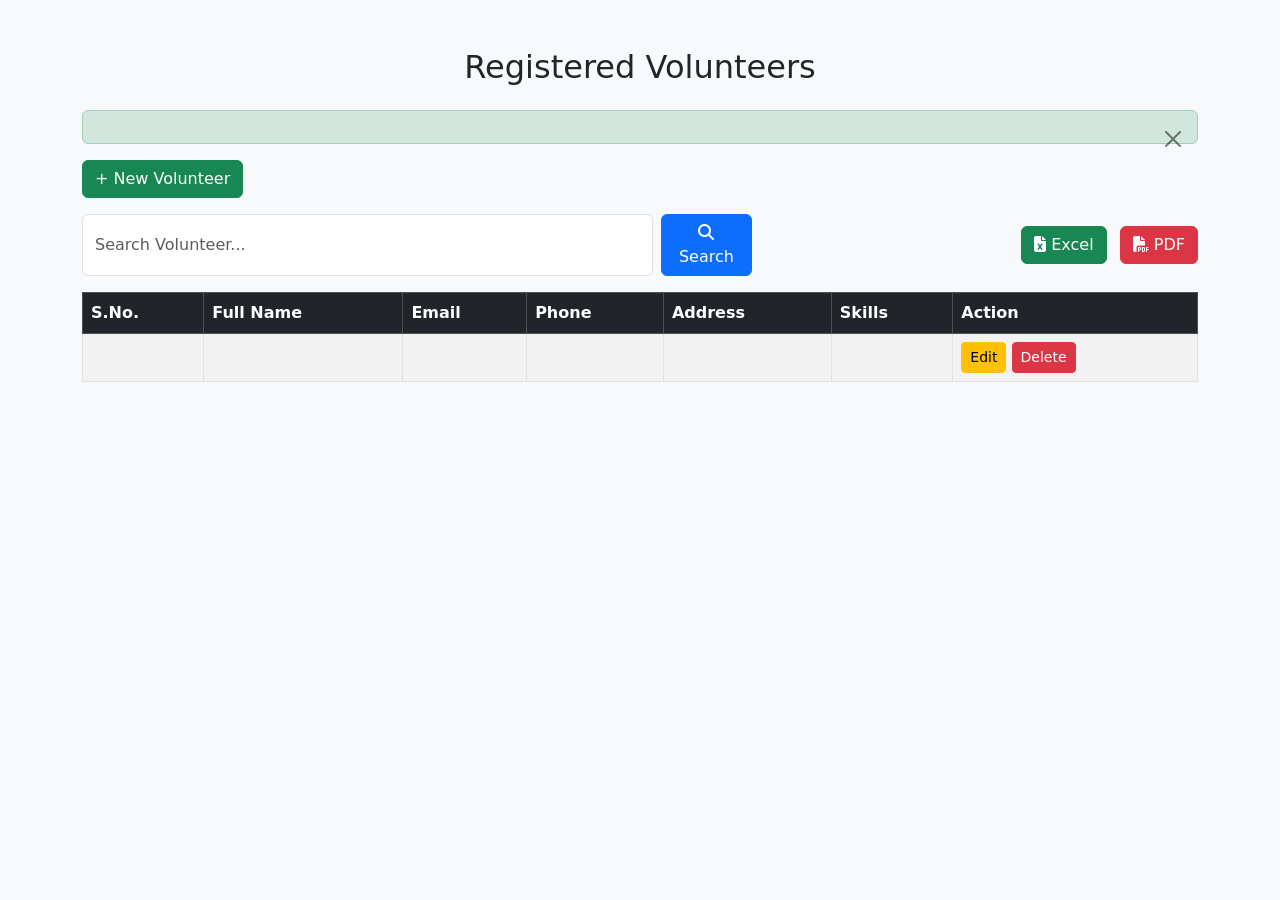
<file: src/main/resources/templates/volunteer-list.html>
<!DOCTYPE html>
<html lang="en" xmlns:th="http://www.thymeleaf.org">

<head>

    <meta charset="UTF-8">
    <title>Volunteer List</title>

    <link href="https://cdn.jsdelivr.net/npm/bootstrap@5.3.0/dist/css/bootstrap.min.css" rel="stylesheet">

    <link rel="stylesheet" href="https://cdnjs.cloudflare.com/ajax/libs/font-awesome/6.5.1/css/all.min.css">

</head>

<body class="bg-light d-flex flex-column min-vh-100">

    <div class="container mt-5 flex-grow-1">

        <h2 class="text-center mb-4">Registered Volunteers</h2>

        <div th:if="${success}" class="alert alert-success alert-dismissible fade show" role="alert">

            <span th:text="${success}"></span>

            <button type="button" class="btn-close" data-bs-dismiss="alert">
            </button>

        </div>

        <div class="mb-3">
            <a th:href="@{/volunteer}" class="btn btn-success">
                + New Volunteer
            </a>
        </div>

        <!-- Search + Download -->

        <div class="d-flex justify-content-between align-items-center mb-3">

            <form th:action="@{/volunteers}" method="get" class="d-flex" style="width:60%;">

                <input type="text" name="keyword" class="form-control" placeholder="Search Volunteer..."
                    th:value="${keyword}">

                <button class="btn btn-primary ms-2" type="submit">
                    <i class="fa-solid fa-magnifying-glass"></i>
                    Search
                </button>

            </form>

            <div>

                <a th:href="@{/volunteers/excel}" class="btn btn-success me-2">
                    <i class="fa-solid fa-file-excel"></i>
                    Excel
                </a>

                <a th:href="@{/volunteers/pdf}" class="btn btn-danger">
                    <i class="fa-solid fa-file-pdf"></i>
                    PDF
                </a>

            </div>

        </div>

        <table class="table table-bordered table-hover table-striped">

            <thead class="table-dark">

                <tr>

                    <th>S.No.</th>
                    <th>Full Name</th>
                    <th>Email</th>
                    <th>Phone</th>
                    <th>Address</th>
                    <th>Skills</th>
                    <th>Action</th>

                </tr>

            </thead>

            <tbody>

                <tr th:each="v, stat : ${volunteerPage.content}">

                    <td th:text="${stat.count}"></td>
                    <td th:text="${v.fullName}"></td>
                    <td th:text="${v.email}"></td>
                    <td th:text="${v.phone}"></td>
                    <td th:text="${v.address}"></td>
                    <td th:text="${v.skills}"></td>

                    <td>

                        <a th:href="@{/editVolunteer/{id}(id=${v.id})}" class="btn btn-warning btn-sm">
                            Edit
                        </a>

                        <a th:href="@{/deleteVolunteer/{id}(id=${v.id})}" class="btn btn-danger btn-sm"
                            onclick="return confirm('Delete this volunteer?')">
                            Delete
                        </a>

                    </td>

                </tr>

            </tbody>

        </table>

    </div>

    <script src="https://cdn.jsdelivr.net/npm/bootstrap@5.3.0/dist/js/bootstrap.bundle.min.js"></script>
      <div th:replace="footer :: footer"></div>
</body>

</html>
</file>
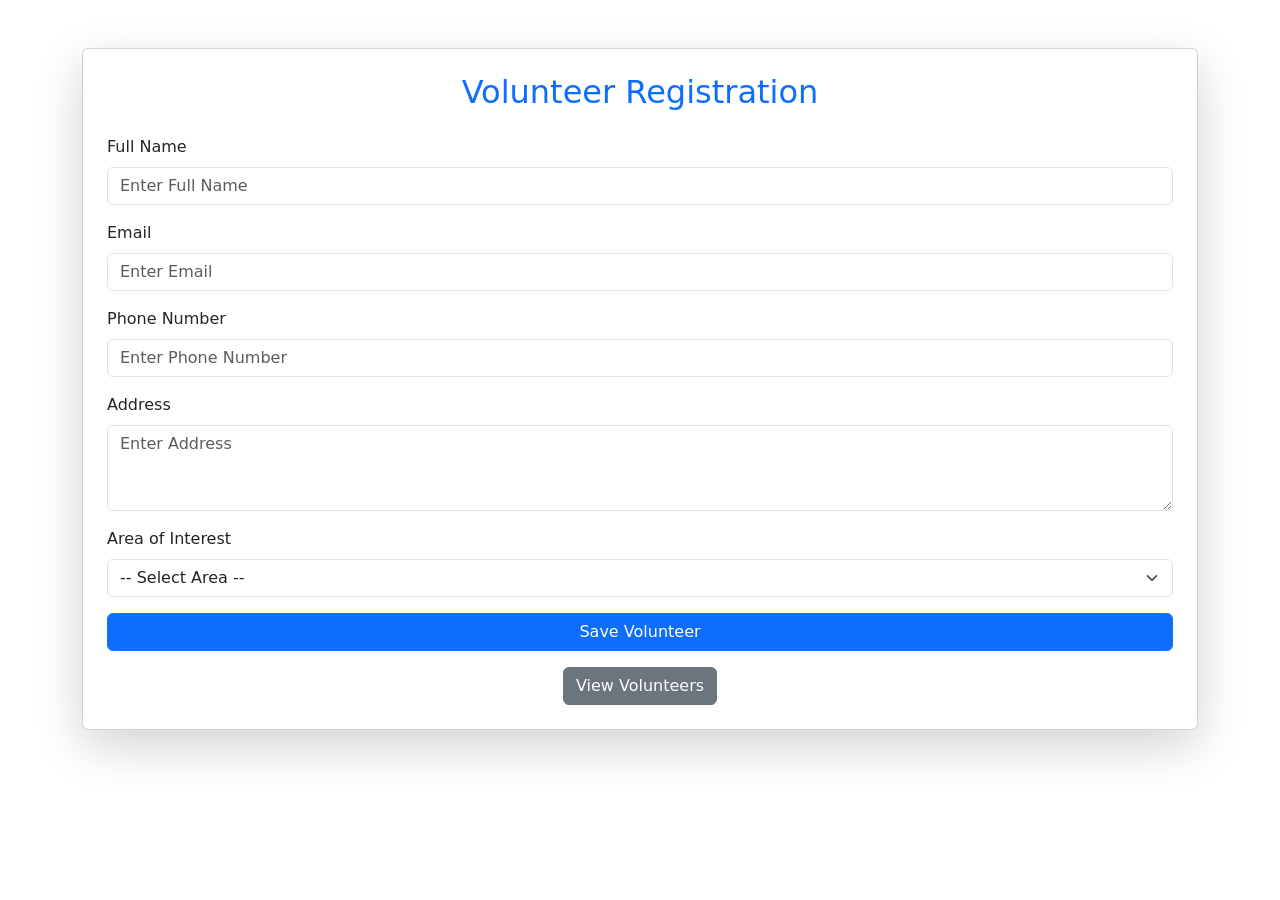
<file: src/main/resources/templates/volunteer.html>
<!DOCTYPE html>
<html lang="en" xmlns:th="http://www.thymeleaf.org">

<head>
    <meta charset="UTF-8">
    <meta name="viewport" content="width=device-width, initial-scale=1.0">
    <title>Volunteer Registration</title>

    <link href="https://cdn.jsdelivr.net/npm/bootstrap@5.3.0/dist/css/bootstrap.min.css" rel="stylesheet">
    <link rel="stylesheet" th:href="@{/css/volunteer.css}">
</head>

<body>

    <div class="container form-container mt-5">

        <div class="card shadow-lg p-4">
            <h2 class="text-center text-primary mb-4"
                th:text="${volunteer.id == null} ? 'Volunteer Registration' : 'Update Volunteer'">
                Volunteer Registration
            </h2>

            <form th:action="@{/saveVolunteer}" th:object="${volunteer}" method="post">

                <input type="hidden" th:field="*{id}">

                <div class="mb-3">
                    <label class="form-label">Full Name</label>
                    <input type="text" class="form-control" th:field="*{fullName}" placeholder="Enter Full Name"
                        required minlength="3" maxlength="50">
                </div>

                <div class="mb-3">
                    <label class="form-label">Email</label>
                    <input type="email" class="form-control" th:field="*{email}" placeholder="Enter Email" required>
                </div>

                <div class="mb-3">
                    <label class="form-label">Phone Number</label>
                    <input type="text" class="form-control" th:field="*{phone}" placeholder="Enter Phone Number"
                        required pattern="[0-9]{10}" maxlength="10">
                </div>

                <div class="mb-3">
                    <label class="form-label">Address</label>
                    <textarea class="form-control" rows="3" th:field="*{address}" placeholder="Enter Address"
                        required></textarea>
                </div>

                <div class="mb-3">
                    <label class="form-label">Area of Interest</label>
                    <select class="form-select" th:field="*{skills}" required>
                        <option value="">-- Select Area --</option>
                        <option value="Education">Education</option>
                        <option value="Healthcare">Healthcare</option>
                        <option value="Environment">Environment</option>
                    </select>
                </div>

                <button type="submit" class="btn btn-primary w-100"
                    th:text="${volunteer.id == null} ? 'Save Volunteer' : 'Update Volunteer'">
                    Save Volunteer
                </button>

            </form>

            <div class="text-center mt-3">
                <a th:href="@{/volunteers}" class="btn btn-secondary">
                    View Volunteers
                </a>
            </div>

        </div>

    </div>
    <div th:replace="footer :: footer"></div>
</body>

</html>
</file>
